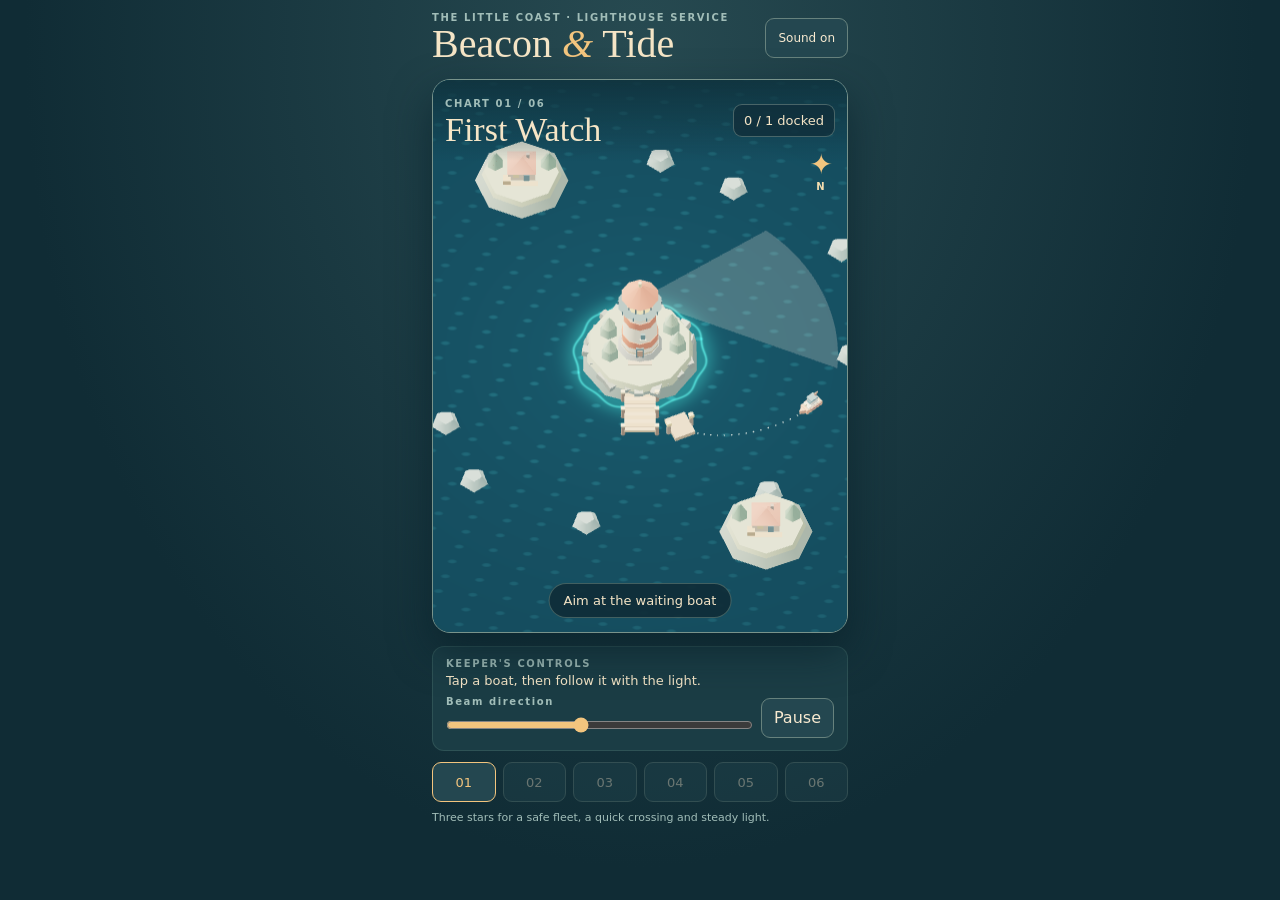
<file: index-source.html>
<!doctype html>
<html lang="en">
<head><meta charset="utf-8"><meta name="viewport" content="width=device-width,initial-scale=1,viewport-fit=cover"><meta name="theme-color" content="#102c35"><title>Beacon &amp; Tide</title><link rel="stylesheet" href="style.css"></head>
<body>
<main>
  <header><div><div class="eyebrow">THE LITTLE COAST · LIGHTHOUSE SERVICE</div><h1>Beacon <em>&amp;</em> Tide</h1></div><button id="sound" aria-pressed="true">Sound on</button></header>
  <section class="chart" aria-label="Harbor navigation">
    <canvas aria-label="Lighthouse and boats. Tap a boat or drag to steer the beam."></canvas>
    <div class="chart-head"><div><small id="number"></small><h2 id="chartName"></h2></div><div id="count" class="count"></div></div>
    <div class="compass" aria-hidden="true">✦<small>N</small></div>
    <div id="message" class="message" role="status"></div>
    <div id="result" class="result" hidden><div id="stars" class="stars"></div><h2>Safe at harbor</h2><p id="summary"></p><button id="next">Next chart →</button><button id="retry">Replay</button></div>
  </section>
  <section class="desk">
    <div><div class="eyebrow">KEEPER'S CONTROLS</div><p id="instruction">Tap a boat, then follow it with the light.</p></div>
    <label class="dial"><span>Beam direction</span><input id="direction" type="range" min="-180" max="180" step="1" value="0"></label>
    <button id="pause">Pause</button>
  </section>
  <nav id="charts" aria-label="Voyage charts"></nav>
  <p id="rewards" class="foot" hidden></p>
  <p class="foot">Three stars for a safe fleet, a quick crossing and steady light.</p>
</main>
<script src="vendor/three.min.js"></script>
<script type="module" src="app.mjs"></script>
</body></html>
</file>
<file: style.css>
*{box-sizing:border-box}
:root{color-scheme:dark;font-family:system-ui,sans-serif;color:#f5e5c6;background:#102c35;--gold:#f3c57e;--muted:#a1bdb8}
body{margin:0;background:radial-gradient(ellipse at 50% 5%,#274a51,#102c35 68%);min-height:100dvh}
main{width:min(100%,440px);margin:auto;padding:max(12px,env(safe-area-inset-top)) max(12px,env(safe-area-inset-right)) max(12px,env(safe-area-inset-bottom)) max(12px,env(safe-area-inset-left))}
header,.desk,.chart-head{display:flex;justify-content:space-between;align-items:center;gap:14px}
header{margin-bottom:14px}
h1,h2,p{margin:0}
h1,h2{font-family:Georgia,serif;font-weight:normal}
h1{font-size:clamp(29px,8vw,40px);line-height:1.04}
h1 em{color:var(--gold);font-weight:normal}
.eyebrow,small,.dial span{font-size:10px;letter-spacing:.16em;color:var(--muted);font-weight:700}
button{cursor:pointer;font:inherit;border:1px solid #67827d;border-radius:9px;padding:8px 12px;min-height:40px;background:#244750;color:#f8ead0}
button:hover,button:focus-visible{border-color:var(--gold)}
button:disabled{opacity:.38;cursor:default}
.chart{position:relative;aspect-ratio:3/4;overflow:hidden;border:1px solid #78938b;border-radius:18px;background:#174759;box-shadow:0 18px 40px #081f29aa}
canvas{width:100%;height:100%;display:block;touch-action:none;cursor:crosshair}
.chart-head{position:absolute;inset:0 0 auto;padding:17px 19px;pointer-events:none;background:linear-gradient(#10313bdc,transparent)}
.chart-head h2{font-size:clamp(23px,4vw,34px)}
.count{padding:8px 10px;border:1px solid #bcd0bd55;border-radius:9px;background:#12303bd4;font-size:13px}
.compass{position:absolute;right:20px;top:82px;pointer-events:none;text-align:center;color:var(--gold);font-size:28px}
.compass small{display:block;color:#f4deb0}
.message{position:absolute;bottom:14px;left:50%;transform:translateX(-50%);background:#102d38e8;border:1px solid #a9c3ae55;border-radius:40px;padding:9px 14px;font-size:13px;text-align:center;width:max-content;max-width:90%;pointer-events:none}
.result{position:absolute;inset:50% auto auto 50%;transform:translate(-50%,-50%);padding:22px;width:min(320px,88%);background:#173943f5;border:1px solid #bca270;border-radius:16px;text-align:center;box-shadow:0 16px 60px #081f29}
.result p{color:var(--muted);margin:9px 0 14px;font-size:13px}
.stars{color:var(--gold);font-size:29px;letter-spacing:.2em}
#next{background:#f3c57e;color:#173943;border-color:#f3c57e}
.desk{margin-top:13px;padding:11px 13px;border:1px solid #567c7555;border-radius:12px;background:#1b3d45}
.desk p{font-size:13px;margin-top:4px}
.dial{display:grid;gap:4px;min-width:135px;width:28%}
input{width:100%;accent-color:var(--gold)}
nav{display:flex;flex-wrap:wrap;gap:7px;margin-top:11px}
nav button[aria-current=true]{border-color:var(--gold);color:var(--gold)}
.foot{color:var(--muted);font-size:11px;margin:9px 0}
[hidden]{display:none!important}
#sound{white-space:nowrap;font-size:12px}
nav{display:grid;grid-template-columns:repeat(6,minmax(0,1fr))}
nav button{padding:6px 2px;font-size:13px}
.dial input{height:28px;margin:0}
@media(min-width:0px){
  .chart-head{padding:12px}
  .compass{top:68px;right:14px}
  .desk{display:grid;grid-template-columns:1fr auto;gap:8px}
  .desk>div{grid-column:1/-1}
  .dial{width:100%;min-width:0}
  nav button{flex:1}
}
</file>
